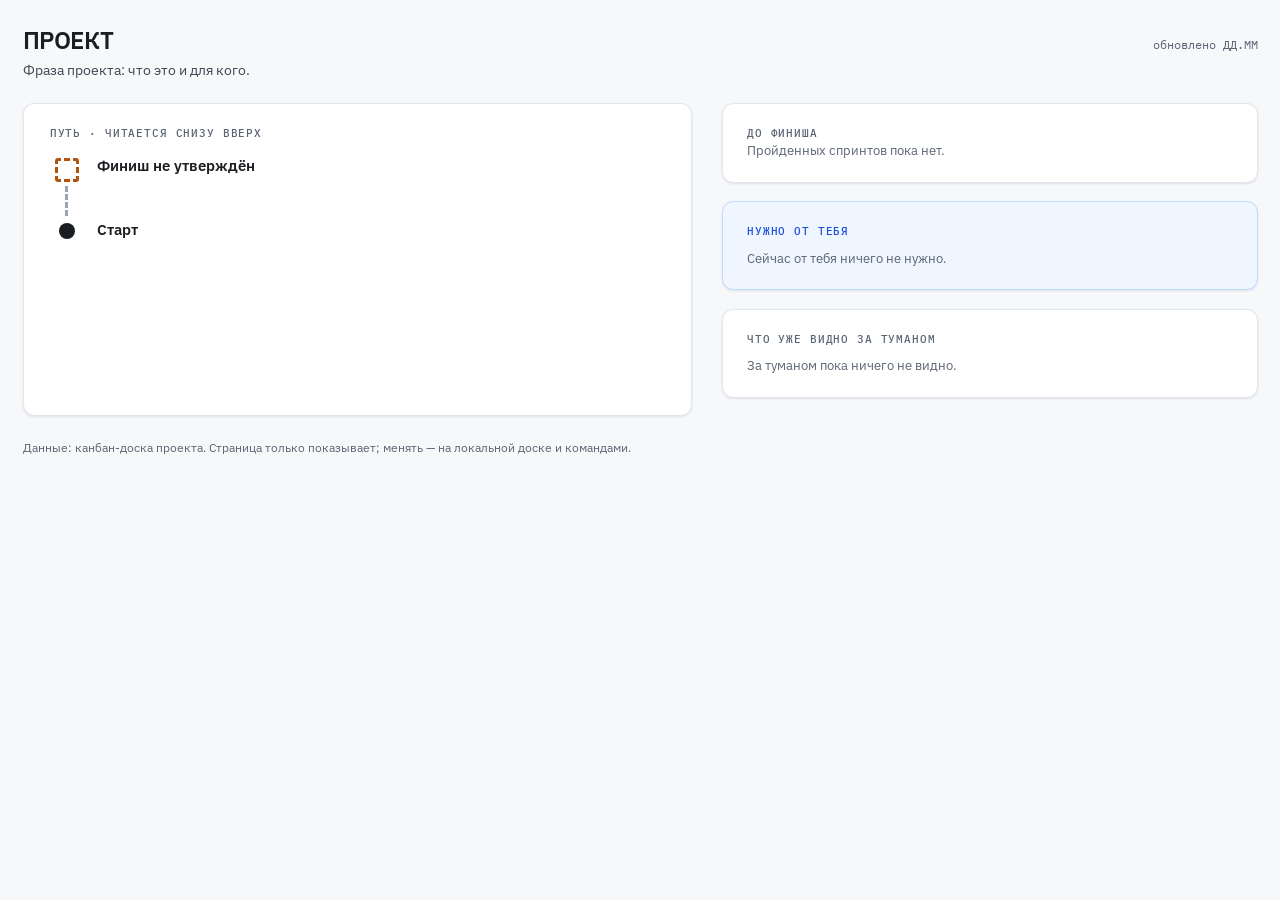
<file: board/templates/progress.html>
<!doctype html>
<html lang="ru">
<head>
<meta charset="utf-8">
<meta name="viewport" content="width=device-width, initial-scale=1">
<title>Путь ПРОЕКТ</title>
<link rel="preconnect" href="https://fonts.googleapis.com">
<link rel="preconnect" href="https://fonts.gstatic.com" crossorigin>
<link href="https://fonts.googleapis.com/css2?family=IBM+Plex+Mono:wght@400;500;600&family=IBM+Plex+Sans:wght@400;500;600&display=swap" rel="stylesheet">
<style>
/* tatetUI tokens, как в прежнем шаблоне доски-артефакта (удалён 2026-09-24) */
:root{
  --brand-50:#eff6ff;--brand-200:#bfdbfe;--ink:#1a1d21;--ink-soft:#3d4653;--ink-muted:#5b6472;
  --bg-main:#f7f8fa;--bg-card:#ffffff;--bg-subtle:#f8fafc;--line:#e2e6ec;--line-strong:#cbd3dd;
  --accent:#1d4ed8;--accent-solid:#2563eb;--accent-contrast:#ffffff;--ring:#2563eb;
  --success:#15803d;--success-bg:#dcfce7;--success-line:#bbf7d0;--warning:#b45309;--warning-bg:#fef3c7;--warning-line:#fde68a;
  --danger:#b91c1c;--danger-bg:#fee2e2;--danger-line:#fecaca;
  --info:#0369a1;--info-bg:#e0f2fe;--info-line:#bae6fd;--neutral:#475569;--neutral-bg:#f1f5f9;--neutral-line:#e2e8f0;
  --fog:#9aa4b2;
  --radius-control:0.375rem;--radius-card:0.5rem;--radius-panel:0.75rem;
  --shadow-card:0 1px 2px rgb(16 24 40 / 0.04),0 1px 3px rgb(16 24 40 / 0.06);
  --sans:"IBM Plex Sans",ui-sans-serif,system-ui,"Segoe UI",sans-serif;--mono:"IBM Plex Mono",ui-monospace,Consolas,monospace;
  color-scheme:light;
}
@media (prefers-color-scheme: dark){:root:not([data-theme="light"]){
  --brand-50:#151b26;--brand-200:#1b2a41;--ink:#f1f3f5;--ink-soft:#c9d0d9;--ink-muted:#9aa4b2;
  --bg-main:#101216;--bg-card:#181b20;--bg-subtle:#14171c;--line:#2a2f38;--line-strong:#3a4150;
  --accent:#60a5fa;--accent-solid:#2563eb;--accent-contrast:#ffffff;--ring:#60a5fa;
  --success:#4ade80;--success-bg:#0f2a1a;--success-line:#1a4430;--warning:#fbbf24;--warning-bg:#2b1f08;--warning-line:#453314;
  --danger:#f87171;--danger-bg:#2d1212;--danger-line:#4a1d1d;
  --info:#38bdf8;--info-bg:#0a2233;--info-line:#14384f;--neutral:#94a3b8;--neutral-bg:#1c2026;--neutral-line:#2a2f38;
  --fog:#6b7585;
  --shadow-card:0 1px 2px rgb(0 0 0 / 0.4),0 1px 3px rgb(0 0 0 / 0.3);
  color-scheme:dark;
}}
:root[data-theme="dark"]{
  --brand-50:#151b26;--brand-200:#1b2a41;--ink:#f1f3f5;--ink-soft:#c9d0d9;--ink-muted:#9aa4b2;
  --bg-main:#101216;--bg-card:#181b20;--bg-subtle:#14171c;--line:#2a2f38;--line-strong:#3a4150;
  --accent:#60a5fa;--accent-solid:#2563eb;--accent-contrast:#ffffff;--ring:#60a5fa;
  --success:#4ade80;--success-bg:#0f2a1a;--success-line:#1a4430;--warning:#fbbf24;--warning-bg:#2b1f08;--warning-line:#453314;
  --danger:#f87171;--danger-bg:#2d1212;--danger-line:#4a1d1d;
  --info:#38bdf8;--info-bg:#0a2233;--info-line:#14384f;--neutral:#94a3b8;--neutral-bg:#1c2026;--neutral-line:#2a2f38;
  --fog:#6b7585;
  --shadow-card:0 1px 2px rgb(0 0 0 / 0.4),0 1px 3px rgb(0 0 0 / 0.3);
  color-scheme:dark;
}
*{box-sizing:border-box}
html{font-size:15px}
body{margin:0;background:var(--bg-main);color:var(--ink);font-family:var(--sans);-webkit-font-smoothing:antialiased;line-height:1.5}
:focus-visible{outline:2px solid var(--ring);outline-offset:2px}
.mono{font-family:var(--mono);font-variant-numeric:tabular-nums}
/* overflow-wrap: длинное слово без пробелов (ключ, адрес) переносится, а не раздвигает страницу */
.page{max-width:1280px;margin:0 auto;padding:1.75rem 1.5rem 3rem;display:flex;flex-direction:column;gap:1.5rem;overflow-wrap:anywhere}
.eyebrow{margin:0;font-family:var(--mono);font-size:.72rem;font-weight:500;letter-spacing:.08em;text-transform:uppercase;color:var(--ink-muted)}
.empty{margin:0;font-size:.87rem;color:var(--ink-muted)}

/* Шапка */
.top{display:flex;flex-wrap:wrap;align-items:baseline;justify-content:space-between;gap:.35rem 1.5rem}
.top h1{margin:0;font-size:1.6rem;font-weight:600;letter-spacing:-.015em;line-height:1.2}
.top .what{margin:.3rem 0 0;max-width:70ch;color:var(--ink-soft);font-size:.93rem}
.top .meta{margin:0;font-family:var(--mono);font-size:.8rem;color:var(--ink-muted)}

/* Раскладка: путь слева во всю высоту, справа блоки друг под другом.
   Имена: элементы пути — префикс rd-, блоки справа — префикс bx-; общих классов-модификаторов нет. */
.layout{display:grid;grid-template-columns:minmax(0,1.25fr) minmax(0,1fr);grid-template-rows:auto auto auto 1fr;
  grid-template-areas:"road tofinish" "road need" "road haze" "road .";gap:1.25rem 2rem;align-items:start}
.panel{background:var(--bg-card);border:1px solid var(--line);border-radius:var(--radius-panel);box-shadow:var(--shadow-card);min-width:0}
.rd-panel{grid-area:road;padding:1.4rem 1.75rem 1.25rem;align-self:stretch}
.bx-tofinish{grid-area:tofinish;padding:1.4rem 1.6rem}
.bx-need{grid-area:need;padding:1.4rem 1.6rem;background:var(--brand-50);border-color:var(--brand-200)}
.bx-haze{grid-area:haze;padding:1.4rem 1.6rem}
.rd-panel .eyebrow{margin-bottom:1rem}

/* Путь: список сверху вниз = финиш … старт, читается снизу вверх */
.rd-road{list-style:none;margin:0;padding:0;display:flex;flex-direction:column}
.rd-step{display:grid;grid-template-columns:34px minmax(0,1fr);gap:.9rem}
.rd-rail{display:flex;flex-direction:column;align-items:center}
.rd-dot{flex:none;box-sizing:border-box;border-radius:50%;margin-top:.15rem;width:16px;height:16px;background:var(--ink)}
.rd-line{flex:1 1 auto;width:4px;min-height:30px;margin:4px 0;border-radius:2px;background:var(--line-strong)}
.rd-step:last-child .rd-line{display:none}
.rd-body{min-width:0;padding-bottom:1.1rem}
.rd-top{display:flex;flex-wrap:wrap;align-items:baseline;justify-content:space-between;gap:.1rem .9rem}
.rd-title{margin:0;font-size:1rem;font-weight:600;line-height:1.3}
.rd-when{font-family:var(--mono);font-variant-numeric:tabular-nums;font-size:.8rem;color:var(--ink-muted);white-space:nowrap}
.rd-note{margin:.15rem 0 0;font-size:.87rem;color:var(--ink-soft);line-height:1.4}

.rd-start .rd-dot{width:16px;height:16px;background:var(--ink)}
.rd-passed .rd-dot{width:20px;height:20px;background:var(--success)}
.rd-passed .rd-line{background:var(--success)}
.rd-passed .rd-when{color:var(--success)}
.rd-now .rd-dot{width:24px;height:24px;border:7px solid var(--accent-solid);background:var(--bg-card);margin-top:.85rem}
.rd-now .rd-line{background:var(--accent-solid)}
.rd-now .rd-body{background:var(--brand-50);border:1px solid var(--brand-200);border-radius:var(--radius-card);padding:.75rem 1rem .9rem;margin-bottom:1.1rem}
.rd-now .rd-when{color:var(--accent);font-weight:500}
.rd-now .rd-title{font-size:1.12rem}
.rd-upcoming .rd-dot{width:18px;height:18px;border:3px solid var(--line-strong);background:var(--bg-card)}
.rd-haze .rd-dot{width:12px;height:12px;background:var(--fog);margin-top:.3rem}
.rd-haze .rd-line,.rd-goal .rd-line{width:0;border-radius:0;background:none;border-left:3px dashed var(--fog)}
.rd-haze .rd-title{color:var(--ink-soft)}
.rd-goal .rd-dot{width:24px;height:24px;border:3px solid var(--ink);border-radius:3px;background:repeating-conic-gradient(var(--ink) 0 25%,var(--bg-card) 0 50%) 0 0/8px 8px}
.rd-goal.rd-draft .rd-dot{border-style:dashed;border-color:var(--warning);background:var(--bg-card)}
.rd-goal.rd-draft .rd-when{color:var(--warning);font-weight:500}

.rd-eyebrow{margin:0 0 .2rem;font-family:var(--mono);font-size:.7rem;font-weight:500;letter-spacing:.08em;text-transform:uppercase;color:var(--accent)}
.rd-badge{display:inline-block;margin-left:.45rem;vertical-align:.12em;font-family:var(--mono);font-size:.66rem;font-weight:500;letter-spacing:.05em;text-transform:uppercase;padding:.1rem .4rem;border-radius:var(--radius-control);border:1px solid var(--warning-line);background:var(--warning-bg);color:var(--warning);white-space:nowrap}
.rd-count{margin:.45rem 0 0;font-family:var(--mono);font-size:.8rem;color:var(--ink-muted)}
.rd-tasks{list-style:none;margin:.55rem 0 0;padding:0;display:flex;flex-direction:column;gap:.45rem}
.rd-task{background:var(--bg-card);border:1px solid var(--line);border-radius:var(--radius-control);padding:.5rem .7rem;font-size:.9rem}
.rd-task-head{display:flex;flex-wrap:wrap;align-items:baseline;justify-content:space-between;gap:.15rem .6rem}
.rd-task-title{font-weight:500;line-height:1.35}
.rd-task-note{display:block;margin-top:.15rem;font-size:.82rem;color:var(--ink-muted);line-height:1.35}
.rd-mark{font-family:var(--mono);font-size:.68rem;font-weight:500;letter-spacing:.04em;text-transform:uppercase;padding:.08rem .4rem;border-radius:var(--radius-control);white-space:nowrap;border:1px solid}
.rd-mark-wait{color:var(--accent);background:var(--brand-50);border-color:var(--brand-200)}
.rd-mark-done{color:var(--success);background:var(--success-bg);border-color:var(--success-line)}
.rd-mark-verify{color:var(--warning);background:var(--warning-bg);border-color:var(--warning-line)}
.rd-task-wait{border-color:var(--brand-200)}
.rd-task-done .rd-task-title{color:var(--ink-soft)}
.rd-tasks-empty{margin:.5rem 0 0;font-size:.85rem;color:var(--ink-muted)}

/* До финиша: крупная цифра и полоса отрезками */
.bx-score{display:flex;flex-wrap:wrap;align-items:baseline;gap:.2rem .65rem;margin-top:.6rem}
.bx-score-num{font-size:2.6rem;font-weight:600;letter-spacing:-.02em;line-height:1;font-variant-numeric:tabular-nums}
.bx-score-text{font-size:.95rem;color:var(--ink-soft)}
.bx-strip{display:flex;align-items:center;gap:4px;height:14px;margin-top:1rem}
.bx-seg{flex:1 1 0;min-width:2px;height:10px;border-radius:3px;background:var(--line)}
.bx-seg-passed{background:var(--success)}
.bx-seg-now{background:var(--accent-solid)}
.bx-seg-closing{background:repeating-linear-gradient(135deg,var(--accent-solid) 0 6px,var(--success) 6px 12px)}
.bx-seg-upcoming{background:var(--line-strong)}
.bx-seg-haze{flex-grow:1.6;height:0;border-radius:0;background:none;border-top:3px dashed var(--fog)}
.bx-flag{flex:none;width:14px;height:14px;border:2px solid var(--ink);border-radius:2px;background:repeating-conic-gradient(var(--ink) 0 25%,var(--bg-card) 0 50%) 0 0/5px 5px}
.bx-flag-draft{border-style:dashed;border-color:var(--warning);background:var(--bg-card)}
.bx-hint{margin:.75rem 0 0;font-size:.85rem;color:var(--ink-muted)}

/* Нужно от тебя */
.bx-need .eyebrow{color:var(--accent)}
.bx-need-list{margin:.75rem 0 0;padding-left:1.2rem;display:flex;flex-direction:column;gap:.7rem;font-size:.93rem}
.bx-need-list li::marker{font-family:var(--mono);color:var(--ink-muted)}
.bx-need-list b{font-weight:600}
.bx-need-why{display:block;margin-top:.1rem;color:var(--ink-soft)}
.bx-need .empty{margin-top:.6rem}

/* Что уже видно за туманом */
.bx-haze-list{list-style:none;margin:.7rem 0 0;padding:0;display:flex;flex-direction:column;gap:.45rem;font-size:.92rem;color:var(--ink-soft)}
.bx-haze-list li{padding-left:1.1rem;position:relative}
.bx-haze-list li::before{content:"";position:absolute;left:0;top:.75rem;width:.6rem;border-top:2px dashed var(--fog)}
.bx-haze .empty{margin-top:.6rem}

.foot{margin:0;font-size:.78rem;color:var(--ink-muted)}

/* Телефон и узкий планшет: одна колонка — «Нужно от тебя», путь, «До финиша», туман */
@media (max-width:820px){
  .page{padding:1rem 1rem 2.5rem;gap:1.1rem}
  .top h1{font-size:1.35rem}
  .layout{grid-template-columns:minmax(0,1fr);grid-template-rows:none;grid-template-areas:"need" "road" "tofinish" "haze";gap:1rem}
  .rd-panel{padding:1.1rem 1rem .9rem}
  .bx-tofinish,.bx-need,.bx-haze{padding:1.1rem 1rem}
  .rd-step{grid-template-columns:26px minmax(0,1fr);gap:.65rem}
  .rd-now .rd-body{padding:.65rem .75rem .8rem}
  .bx-score-num{font-size:2.2rem}
}
</style>
</head>
<body>
<div class="page">

<header class="top">
<!-- BOARD:HEAD -->
  <div><h1>ПРОЕКТ</h1><p class="what">Фраза проекта: что это и для кого.</p></div>
  <p class="meta">обновлено ДД.ММ</p>
<!-- /BOARD:HEAD -->
</header>

<main class="layout">
  <section class="panel rd-panel" aria-labelledby="road-h">
    <h2 class="eyebrow" id="road-h">Путь · читается снизу вверх</h2>
    <ol class="rd-road">
<!-- BOARD:ROAD -->
      <li class="rd-step rd-goal rd-draft"><div class="rd-rail"><span class="rd-dot"></span><span class="rd-line"></span></div><div class="rd-body"><div class="rd-top"><p class="rd-title">Финиш не утверждён</p></div></div></li>
      <li class="rd-step rd-start"><div class="rd-rail"><span class="rd-dot"></span><span class="rd-line"></span></div><div class="rd-body"><div class="rd-top"><p class="rd-title">Старт</p></div></div></li>
<!-- /BOARD:ROAD -->
    </ol>
  </section>

  <section class="panel bx-tofinish" aria-labelledby="tofinish-h">
    <h2 class="eyebrow" id="tofinish-h">До финиша</h2>
<!-- BOARD:TOFINISH -->
    <p class="empty">Пройденных спринтов пока нет.</p>
<!-- /BOARD:TOFINISH -->
  </section>

  <section class="panel bx-need" aria-labelledby="need-h">
    <h2 class="eyebrow" id="need-h">Нужно от тебя</h2>
<!-- BOARD:NEED -->
    <p class="empty">Сейчас от тебя ничего не нужно.</p>
<!-- /BOARD:NEED -->
  </section>

  <section class="panel bx-haze" aria-labelledby="haze-h">
    <h2 class="eyebrow" id="haze-h">Что уже видно за туманом</h2>
<!-- BOARD:FOG -->
    <p class="empty">За туманом пока ничего не видно.</p>
<!-- /BOARD:FOG -->
  </section>
</main>

<p class="foot">
<!-- BOARD:FOOT -->
Данные: канбан-доска проекта. Страница только показывает; менять — на локальной доске и командами.
<!-- /BOARD:FOOT -->
</p>

</div>
</body>
</html>
</file>
